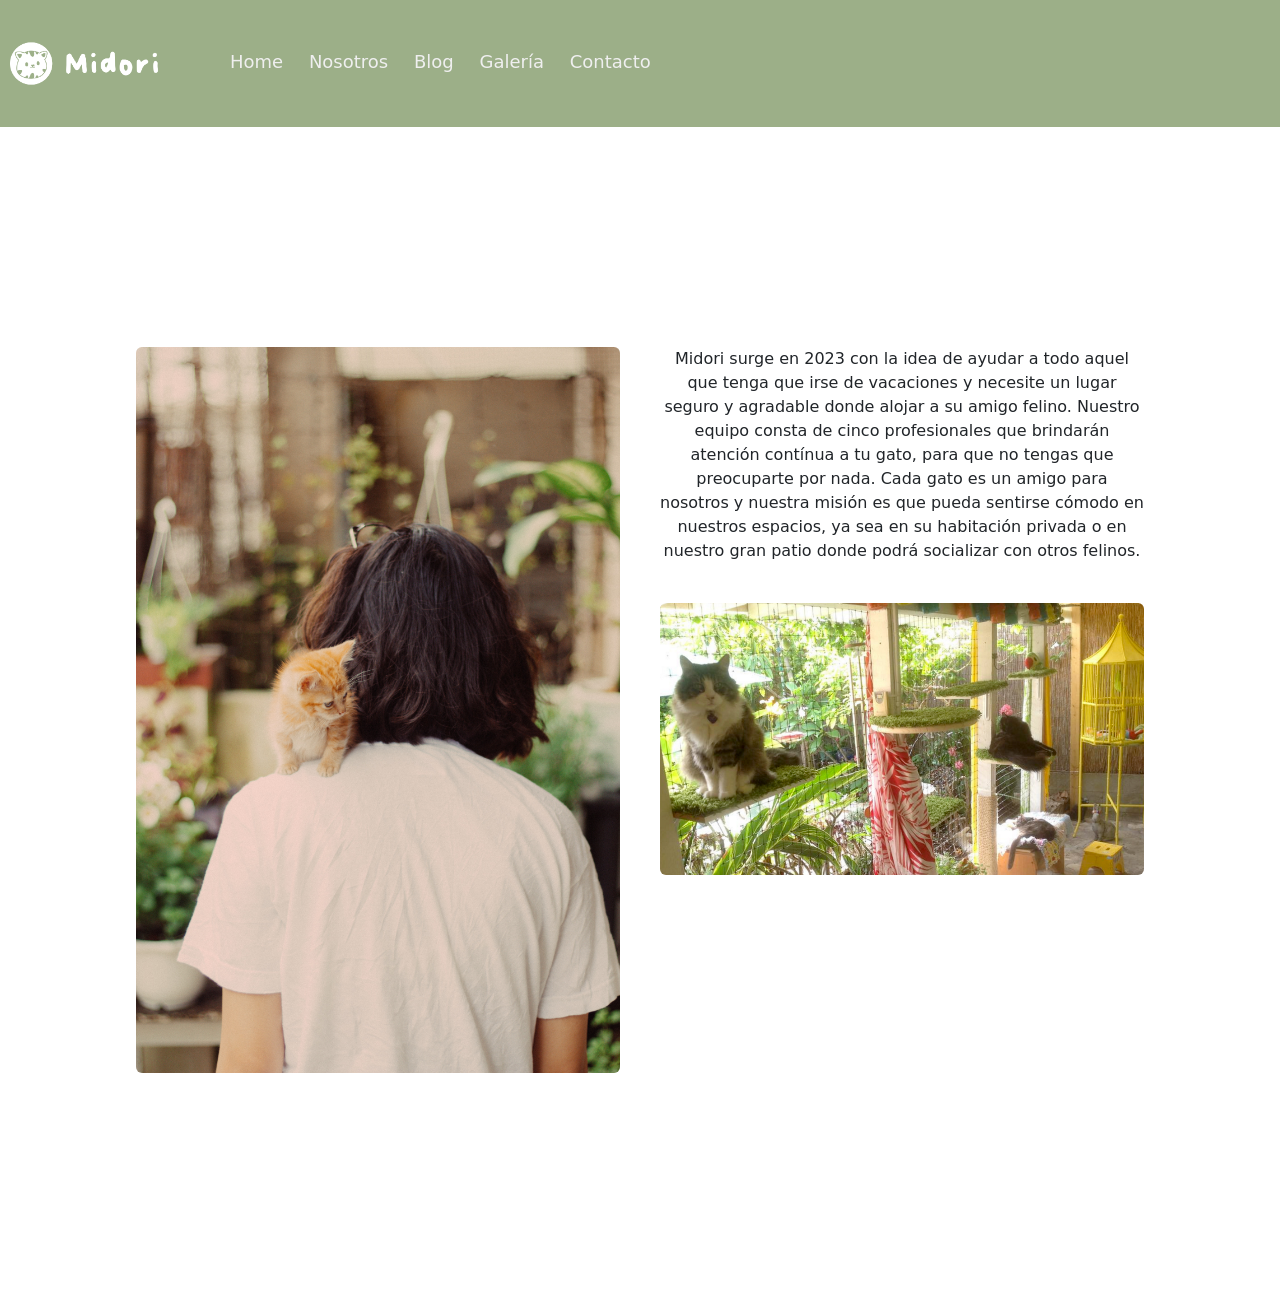
<file: pages/about.html>
<!DOCTYPE html>
<html lang="en">

<head>
  <meta charset="UTF-8">
  <meta name="viewport" content="width=device-width, initial-scale=1.0">
  <link href="https://cdn.jsdelivr.net/npm/bootstrap@5.3.1/dist/css/bootstrap.min.css" rel="stylesheet"
    integrity="sha384-4bw+/aepP/YC94hEpVNVgiZdgIC5+VKNBQNGCHeKRQN+PtmoHDEXuppvnDJzQIu9" crossorigin="anonymous">
  <link rel="shortcut icon" href="../Fotos/logo.png" type="image/x-icon">
  <link rel="stylesheet" href="../css/stylesnuevo.css">
  <title>Sobre Nosotros - Midori Cat Hotel</title>
</head>

<body>
  <header>
    <div class="nav">
      <input type="checkbox" id="nav-check">
      <div class="nav-header">
          <div class="nav-title">
              <a class="navbar-brand" href="#"><img class="logo" src="../Fotos/logonombre.png" alt="logonombre"
                  style="width:150px;"></a>
          </div>
      </div>
      <div class="nav-btn">
          <label for="nav-check">
              <span></span>
              <span></span>
              <span></span>
          </label>
      </div>

      <div class="nav-links">
          <a class="nav-link" href="../index.html">Home</a>
          <a class="nav-link active" aria-current="page" href=about.html>Nosotros</a>
          <a class="nav-link" href="blog.html">Blog</a>
          <a class="nav-link" href="galeria.html">Galería</a>
          <a class="nav-link" href="contacto.html">Contacto</a>
      </div>
  </div>
  </header>

  <main>
    <div class="container-inicio">
      <div class="row">
        <div class="col">
          <img src="../Fotos/about.jpg" class="img-fluid rounded" style="width:500px;">
        </div>
        <div class="col">
          <p>Midori surge en 2023 con la idea de ayudar a todo aquel que tenga que irse de vacaciones y necesite un
            lugar seguro y agradable donde alojar a su amigo felino.
            Nuestro equipo consta de cinco profesionales que brindarán atención contínua a tu gato, para que no tengas
            que preocuparte por nada.
            Cada gato es un amigo para nosotros y nuestra misión es que pueda sentirse cómodo en nuestros espacios, ya
            sea en su habitación privada o en nuestro gran patio donde podrá socializar con otros felinos.
          </p>
          <br>
          <img src="../Fotos/about2.jpg" class="img-fluid rounded" style="width:800px;">
        </div>



      </div>
    </div>


  </main>
  <footer>

  </footer>
</body>

</html>
</file>
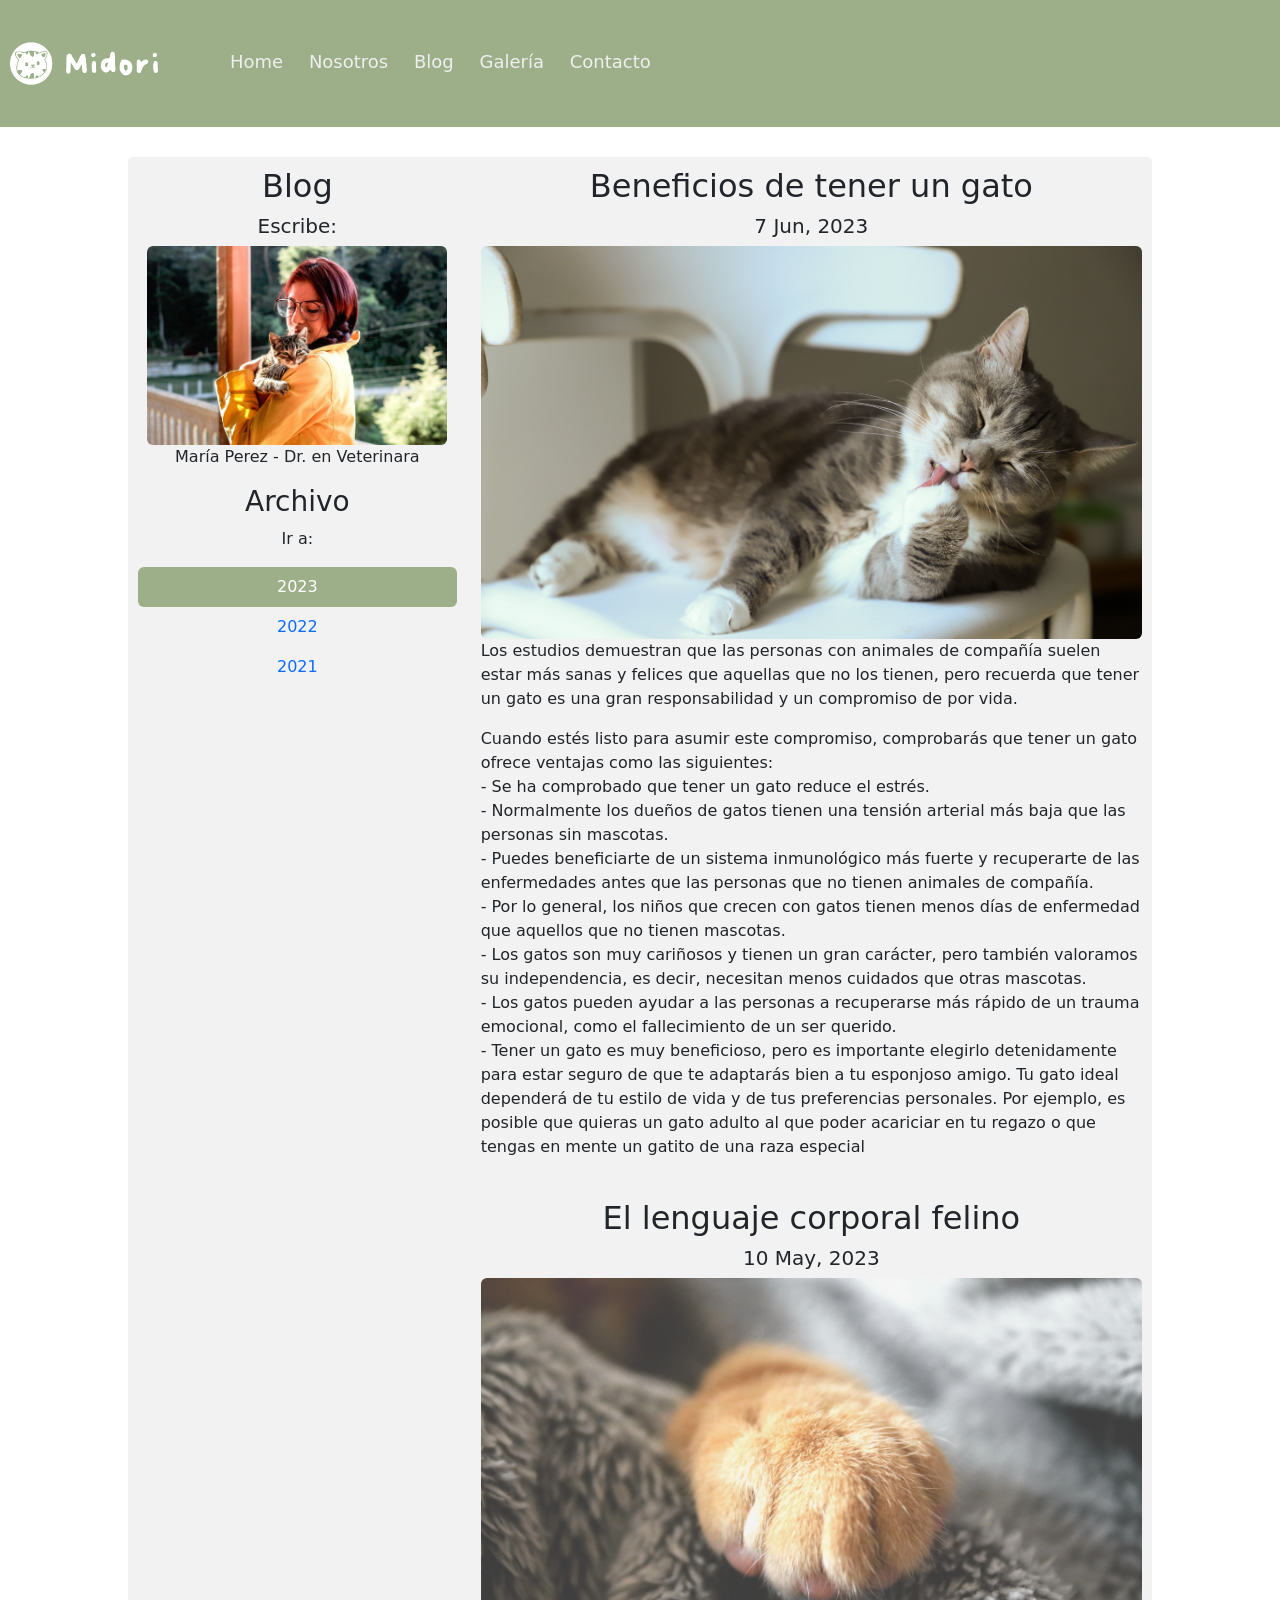
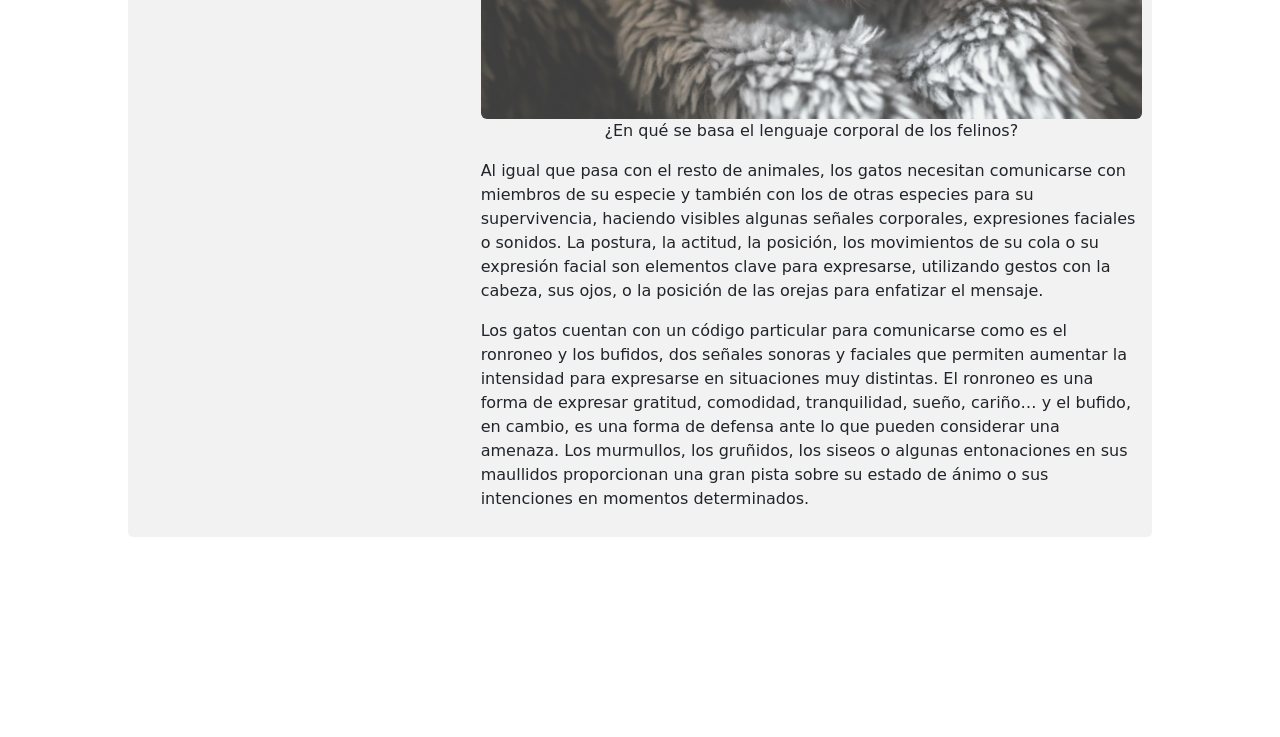
<file: pages/blog.html>
<!DOCTYPE html>
<html lang="en">

<head>
  <meta charset="UTF-8">
  <meta name="viewport" content="width=device-width, initial-scale=1.0">
  <link href="https://cdn.jsdelivr.net/npm/bootstrap@5.3.1/dist/css/bootstrap.min.css" rel="stylesheet"
    integrity="sha384-4bw+/aepP/YC94hEpVNVgiZdgIC5+VKNBQNGCHeKRQN+PtmoHDEXuppvnDJzQIu9" crossorigin="anonymous">
  <link rel="shortcut icon" href="../Fotos/logo.png" type="image/x-icon">
  <link rel="stylesheet" href="../css/stylesnuevo.css">
  <title>Blog - Midori Cat Hotel</title>
</head>

<body>
  <header>
    <div class="nav">
      <input type="checkbox" id="nav-check">
      <div class="nav-header">
          <div class="nav-title">
              <a class="navbar-brand" href="#"><img class="logo" src="../Fotos/logonombre.png" alt="logonombre"
                  style="width:150px;"></a>
          </div>
      </div>
      <div class="nav-btn">
          <label for="nav-check">
              <span></span>
              <span></span>
              <span></span>
          </label>
      </div>

      <div class="nav-links">
          <a class="nav-link" href="../index.html">Home</a>
          <a class="nav-link" href="about.html">Nosotros</a>
          <a class="nav-link active" aria-current="page" href="blog.html">Blog</a>
          <a class="nav-link" href="galeria.html">Galería</a>
          <a class="nav-link" href="contacto.html">Contacto</a>
      </div>
  </div>
  </header>

  <div class="container" style="margin-top:30px">
    <div class="row">
      <div class="col-sm-4">
        <h2>Blog</h2>
        <h5>Escribe:</h5>
        <div class="imgBlog"><img src="../Fotos/imgBlog.jpg" class="img-fluid rounded" style="width: 300px;"></div>
        <p>María Perez - Dr. en Veterinara</p>
        <h3>Archivo</h3>
        <p>Ir a:</p>
        <ul class="nav nav-pills flex-column">
          <li class="nav-item">
            <a class="nav-link active" href="#" style="background-color: #9caf88;">2023</a>
          </li>
          <li class="nav-item">
            <a class="nav-link" href="#">2022</a>
          </li>
          <li class="nav-item">
            <a class="nav-link" href="#">2021</a>
          </li>
        </ul>
        <hr class="d-sm-none">
      </div>
      <div class="col-sm-8">
        <h2>Beneficios de tener un gato</h2>
        <h5>7 Jun, 2023</h5>
        <div><img src="../Fotos/blog 3.jpg" class="img-fluid rounded"></div>
        <p class="txtBlog">Los estudios demuestran que las personas con animales de compañía suelen estar más sanas y
          felices que aquellas que no los tienen, pero recuerda que tener un gato es una gran responsabilidad y un
          compromiso de por vida.</p>
        <p class="txtBlog">Cuando estés listo para asumir este compromiso, comprobarás que tener un gato ofrece ventajas
          como las siguientes:
          <br>
          - Se ha comprobado que tener un gato reduce el estrés.
          <br>
          - Normalmente los dueños de gatos tienen una tensión arterial más baja que las personas sin mascotas.
          <br>
          - Puedes beneficiarte de un sistema inmunológico más fuerte y recuperarte de las enfermedades antes que las
          personas que no tienen animales de compañía.
          <br>
          - Por lo general, los niños que crecen con gatos tienen menos días de enfermedad que aquellos que no tienen
          mascotas.
          <br>
          - Los gatos son muy cariñosos y tienen un gran carácter, pero también valoramos su independencia, es decir,
          necesitan menos cuidados que otras mascotas.
          <br>
          - Los gatos pueden ayudar a las personas a recuperarse más rápido de un trauma emocional, como el
          fallecimiento de un ser querido.
          <br>
          - Tener un gato es muy beneficioso, pero es importante elegirlo detenidamente para estar seguro de que te
          adaptarás bien a tu esponjoso amigo. Tu gato ideal dependerá de tu estilo de vida y de tus preferencias
          personales. Por ejemplo, es posible que quieras un gato adulto al que poder acariciar en tu regazo o que
          tengas en mente un gatito de una raza especial
        </p>
        <br>
        <h2>El lenguaje corporal felino</h2>
        <h5>10 May, 2023</h5>
        <div><img src="../Fotos/blog 2.jpg" class="img-fluid rounded" style="width: 800px;"></div>
        <p>¿En qué se basa el lenguaje corporal de los felinos?</p>
        <p class="txtBlog">Al igual que pasa con el resto de animales, los gatos necesitan comunicarse con miembros de
          su especie y también con los de otras especies para su supervivencia, haciendo visibles algunas señales
          corporales, expresiones faciales o sonidos. La postura, la actitud, la posición, los movimientos de su cola o
          su expresión facial son elementos clave para expresarse, utilizando gestos con la cabeza, sus ojos, o la
          posición de las orejas para enfatizar el mensaje.</p>
        <p class="txtBlog">Los gatos cuentan con un código particular para comunicarse como es el ronroneo y los
          bufidos, dos señales sonoras y faciales que permiten aumentar la intensidad para expresarse en situaciones muy
          distintas. El ronroneo es una forma de expresar gratitud, comodidad, tranquilidad, sueño, cariño… y el bufido,
          en cambio, es una forma de defensa ante lo que pueden considerar una amenaza. Los murmullos, los gruñidos, los
          siseos o algunas entonaciones en sus maullidos proporcionan una gran pista sobre su estado de ánimo o sus
          intenciones en momentos determinados.</p>
      </div>
    </div>
  </div>

  <div class="jumbotron text-center" style="margin-bottom:0">
  </div>
</body>

</html>
</file>
<file: css/stylesnuevo.css>
* {
  margin: 0;
  padding: 0;
  box-sizing: border-box;
}

body {
  background-color: #ffffff;
}

header {
  background-color: #9caf88;
}
header .nav {
  width: 100%;
  position: relative;
}
header .nav > .nav-header {
  display: inline;
}
header .nav > .nav-header > .nav-title {
  display: inline-block;
  font-size: 22px;
  color: #fff;
  padding: 10px 10px 10px 10px;
}
header .nav > .nav-btn {
  display: none;
}
header .nav > .nav-links {
  display: inline;
  float: right;
  font-size: 18px;
  padding-top: 35px;
  padding-left: 50px;
}
header .nav > .nav-links > a {
  display: inline-block;
  padding: 13px 10px 13px 10px;
  text-decoration: none;
  color: #efefef;
}
header .nav > .nav-links > a:hover {
  background-color: rgba(0, 0, 0, 0.3);
}
header .nav > #nav-check {
  display: none;
}
@media (max-width: 600px) {
  header .nav > .nav-btn {
    display: inline-block;
    position: absolute;
    right: 0px;
    top: 0px;
  }
  header .nav > .nav-btn > label {
    display: inline-block;
    width: 50px;
    height: 50px;
    padding: 13px;
  }
  header .nav > .nav-btn > label:hover, header .nav #nav-check:checked ~ .nav-btn > label {
    background-color: rgba(0, 0, 0, 0.3);
  }
  header .nav > .nav-btn > label > span {
    display: block;
    width: 25px;
    height: 10px;
    border-top: 2px solid #eee;
  }
  header .nav > .nav-links {
    position: absolute;
    display: block;
    width: 100%;
    background-color: #9caf88;
    height: 0px;
    transition: all 0.3s ease-in;
    overflow-y: hidden;
    top: 92px;
    left: 0px;
  }
  header .nav > .nav-links > a {
    display: block;
    width: 100%;
  }
  header .nav > #nav-check:not(:checked) ~ .nav-links {
    height: 0px;
  }
  header .nav > #nav-check:checked ~ .nav-links {
    height: calc(100vh - 50px);
    overflow-y: auto;
  }
}

.col {
  padding: 20px;
  align-items: center;
}

.container {
  width: 80%;
  margin: 200px auto;
  display: grid;
  text-align: center;
  border-radius: 5px;
  background-color: #f2f2f2;
  padding: 10px;
}

h1 {
  color: #819171;
}

.container-inicio {
  width: 80%;
  margin: 200px auto;
  display: grid;
  text-align: center;
}

.flex-container {
  display: flex;
  flex-direction: row;
}

@media (max-width: 1010px) {
  .flex-container {
    flex-direction: column;
    width: 160px;
  }
}
main .container-fluid {
  display: flex;
  gap: 50px;
  background-color: #cbd5c0;
}
main .container-fluid .row .col .img-destacado {
  width: 300px;
  display: block;
  margin-left: auto;
  margin-right: auto;
}
main .container-fluid .row .col .img-destacado {
  width: 300px;
  display: block;
  margin-left: auto;
  margin-right: auto;
}
main .container-fluid .row .col .img-destacado {
  width: 300px;
  display: block;
  margin-left: auto;
  margin-right: auto;
}
main .container-fluid .row2 .col .destacado {
  text-align: center;
  color: #758467;
}
main .container-fluid .row2 .col .destacado {
  text-align: center;
  color: #758467;
}
main .container-fluid .row2 .col .destacado {
  text-align: center;
  color: #758467;
}

body .container .row .col-sm-4 nav-pills flex-column .nav-item .nav-link active {
  background-color: #9caf88;
}

.txtBlog {
  text-align: left;
}

input[type=text],
select,
textarea {
  width: 100%;
  padding: 12px;
  border: 1px solid #ccc;
  margin-top: 6px;
  margin-bottom: 16px;
  resize: vertical;
}

input[type=submit] {
  background-color: #819171;
  color: white;
  padding: 12px 20px;
  border: none;
  cursor: pointer;
}

input[type=submit]:hover {
  background-color: #cbd5c0;
}

.column {
  float: left;
  width: 50%;
  margin-top: 6px;
  padding: 20px;
}

.row:after {
  content: "";
  display: table;
  clear: both;
}

@media screen and (max-width: 600px) {
  .column,
  input[type=submit] {
    width: 100%;
    margin-top: 0;
  }
}
.contenedor-galeria {
  width: 90%;
  max-width: 1200px;
  margin: auto;
  padding: 40px 0;
}

.imagenCuadrada {
  border-radius: 10px;
  width: 500px;
  height: 500px;
  margin-top: 100px;
  margin-left: 150px;
  background-position: center center;
}

@media (max-width: 800px) {
  .imagenCuadrada {
    border-radius: 10px;
    width: 100%;
    height: 135px;
    margin-top: 100px;
    background-position: center center;
    margin-left: 0px;
  }
}

/*# sourceMappingURL=stylesnuevo.css.map */
</file>
